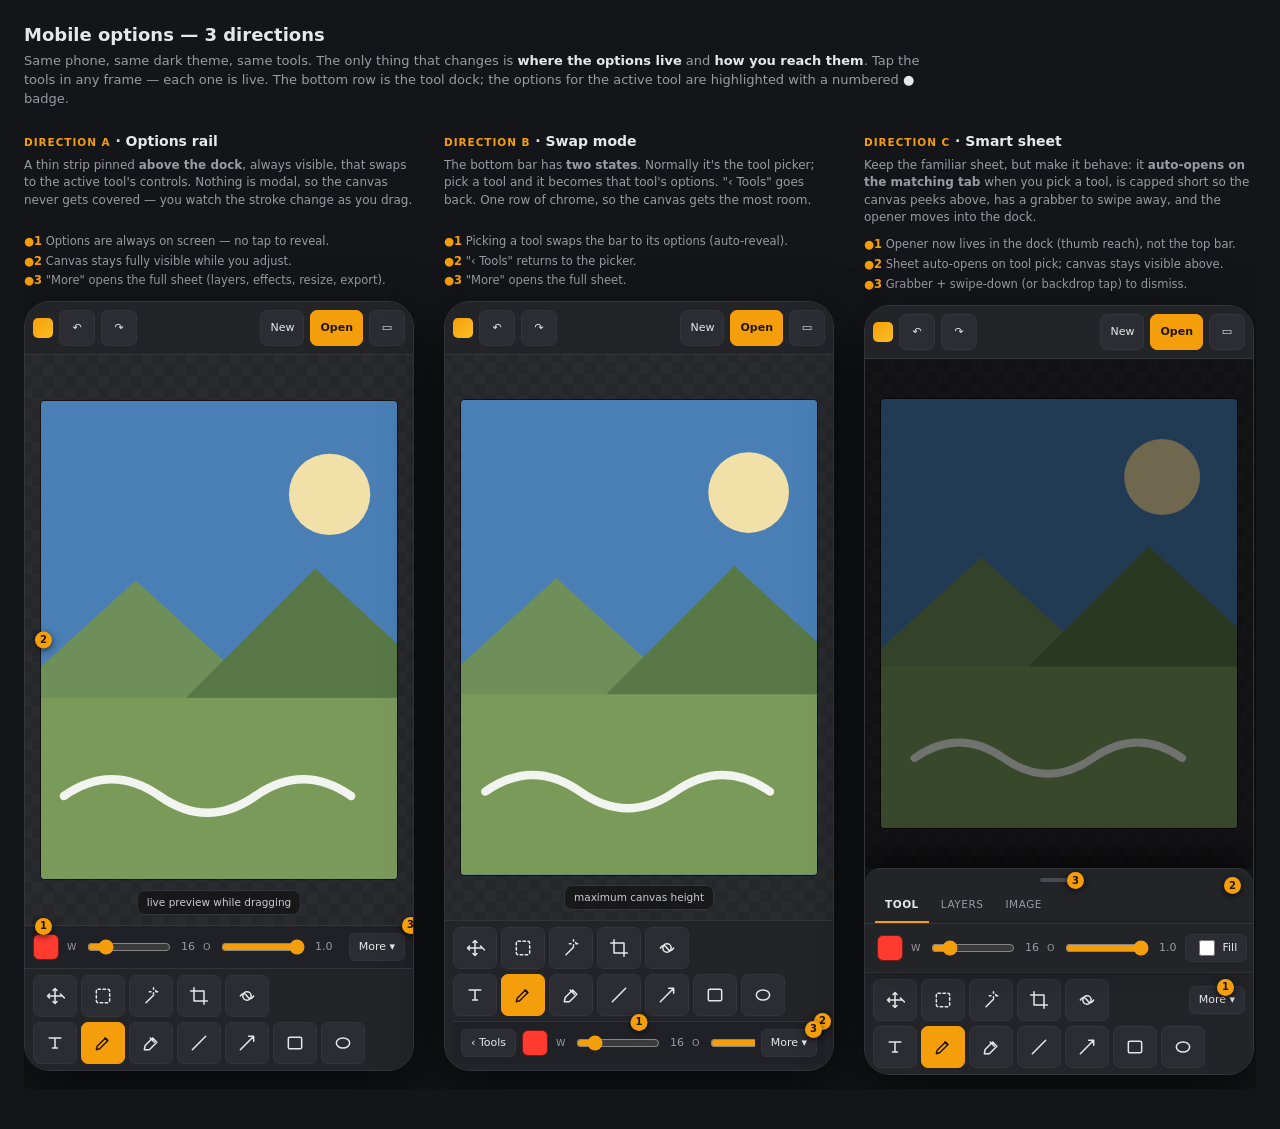
<file: mockups.html>
<!doctype html>
<html lang="en">
<head>
<meta charset="utf-8">
<meta name="viewport" content="width=device-width,initial-scale=1">
<title>Easy Edit — mobile options, 3 directions</title>
<style>
  * { box-sizing:border-box; }
  body { margin:0; background:#141518; color:#e7e7ea; padding:22px 24px 40px;
         font:13px/1.45 system-ui,-apple-system,"Segoe UI",Roboto,sans-serif; }
  h1 { font-size:18px; margin:0 0 4px; }
  .sub { color:#9a9ba1; margin:0 0 22px; max-width:900px; }
  .sub b { color:#e7e7ea; }
  .gallery { display:flex; gap:30px; align-items:flex-start; overflow-x:auto; padding-bottom:14px; }
  .col { flex:none; width:390px; }
  .col h2 { font-size:14px; margin:0; }
  .col .tag { color:#f59e0b; font-size:10.5px; text-transform:uppercase; letter-spacing:.09em; font-weight:700; }
  .col p.desc { color:#9a9ba1; font-size:12px; margin:6px 0 10px; min-height:66px; }
  .legend { margin:0 0 12px; padding:0; list-style:none; color:#9a9ba1; font-size:11.5px; display:flex; flex-direction:column; gap:3px; }
  .legend b { color:#f59e0b; }

  /* ---- phone frame ---- */
  .phone { width:390px; height:770px; background:#1b1c1f; border:1px solid #34353a; border-radius:26px;
           overflow:hidden; display:flex; flex-direction:column; position:relative; box-shadow:0 22px 55px #0009; }
  .topbar { flex:none; display:flex; align-items:center; gap:6px; padding:8px; background:#232428; border-bottom:1px solid #34353a; }
  .brand { display:flex; align-items:center; gap:6px; font-weight:700; font-size:12px; }
  .logo { width:20px; height:20px; border-radius:5px; background:linear-gradient(135deg,#f59e0b,#fbbf24); }
  .sp { flex:1; }
  .tbtn { height:36px; min-width:36px; padding:0 9px; border:1px solid #34353a; background:#2c2d32; color:#e7e7ea;
          border-radius:7px; display:inline-flex; align-items:center; justify-content:center; font:inherit; font-size:11px; cursor:pointer; }
  .tbtn.primary { background:#f59e0b; border-color:#f59e0b; color:#221704; font-weight:600; }
  .tbtn svg { width:17px; height:17px; }

  /* ---- canvas ---- */
  .canvas { flex:1; position:relative; background:repeating-conic-gradient(#2a2b2f 0% 25%,#26272b 0% 50%) 50%/22px 22px; overflow:hidden; }
  .photo { position:absolute; inset:8% 4%; border-radius:4px; box-shadow:0 0 0 1px #0008; overflow:hidden; background:#3b6ea5; }
  .photo svg { display:block; width:100%; height:100%; }
  .canvas-hint { position:absolute; left:50%; bottom:10px; transform:translateX(-50%); color:#c9cad0; font-size:10.5px;
                 background:#111a; border:1px solid #34353a; border-radius:8px; padding:4px 9px; white-space:nowrap; }

  /* ---- dock ---- */
  .dock { flex:none; background:#232428; border-top:1px solid #34353a; padding:6px 8px; display:flex; flex-direction:column; gap:5px; }
  .trow { display:flex; gap:4px; align-items:center; }
  .tool { flex:0 0 auto; width:44px; height:42px; border:1px solid #34353a; background:#2c2d32; color:#e7e7ea;
          border-radius:7px; display:inline-flex; align-items:center; justify-content:center; cursor:pointer; }
  .tool svg { width:20px; height:20px; }
  .tool.active { background:#f59e0b; border-color:#f59e0b; color:#221704; }
  .tool:hover, .mini:hover, .tbtn:hover { background:#34353b; }
  .tool.active:hover { background:#fbbf24; }

  /* ---- shared mock controls ---- */
  .sw { width:26px; height:26px; border-radius:6px; border:1px solid #0008; flex:none; }
  .mini { height:28px; padding:0 9px; border:1px solid #34353a; background:#2c2d32; color:#e7e7ea; border-radius:6px;
          font:inherit; font-size:11px; cursor:pointer; white-space:nowrap; flex:none; display:inline-flex; align-items:center; gap:5px; }
  .mini.primary { background:#f59e0b; border-color:#f59e0b; color:#221704; font-weight:600; }
  .mini.danger { background:#ef4444; border-color:#ef4444; color:#fff; }
  .mockrange { accent-color:#f59e0b; width:84px; flex:none; }
  .lbl { color:#9a9ba1; font-size:9.5px; text-transform:uppercase; letter-spacing:.06em; flex:none; }
  .div { width:1px; height:22px; background:#34353a; flex:none; }
  .chk { display:inline-flex; align-items:center; gap:5px; }
  .chk input { accent-color:#f59e0b; width:16px; height:16px; }
  output { color:#9a9ba1; font-size:11px; }

  /* ---- badge ---- */
  .badge { position:absolute; top:-8px; right:10px; width:17px; height:17px; border-radius:50%; background:#f59e0b;
           color:#221704; font-size:10px; font-weight:800; display:flex; align-items:center; justify-content:center;
           box-shadow:0 2px 7px #000a; z-index:9; }
  .badge.mid { top:50%; right:auto; left:10px; transform:translateY(-50%); }
  .badge.bl { left:10px; right:auto; }
  .badge.bc { left:50%; right:auto; transform:translateX(-50%); }

  /* ============ A: options rail ============ */
  .rail { flex:none; position:relative; display:flex; align-items:center; gap:8px; padding:7px 8px;
          background:#202126; border-top:1px solid #34353a; }
  .rail-opts { flex:1; display:flex; align-items:center; gap:8px; overflow-x:auto; scrollbar-width:none; }
  .rail-opts::-webkit-scrollbar { display:none; }
  .rail .more { flex:none; }

  /* ============ B: swap mode ============ */
  .optbar { position:relative; display:flex; align-items:center; gap:6px; padding:7px 8px;
            background:#202126; border-top:1px solid #34353a; }
  .optbar-opts { flex:1; display:flex; align-items:center; gap:8px; overflow-x:auto; scrollbar-width:none; }
  .optbar-opts::-webkit-scrollbar { display:none; }
  .optbar .more { flex:none; }
  .pickerhint { color:#f59e0b; font-size:10.5px; text-align:center; padding:2px 0 1px; }

  /* ============ C: smart sheet ============ */
  .dock .more { position:relative; margin-left:auto; }
  .sheet { flex:none; position:relative; z-index:6; background:#232428;
           border-top:1px solid #34353a; border-radius:16px 16px 0 0; box-shadow:0 -12px 34px #000a;
           padding-bottom:8px; }
  .grab { position:relative; width:38px; height:4px; border-radius:3px; background:#4a4b52; margin:9px auto 5px; }
  .sheet .tabs { display:flex; gap:2px; padding:2px 10px 0; border-bottom:1px solid #34353a; }
  .sheet .tab { padding:8px 10px; font-size:10.5px; text-transform:uppercase; letter-spacing:.05em; color:#9a9ba1;
                border-bottom:2px solid transparent; cursor:pointer; }
  .sheet .tab.on { color:#e7e7ea; font-weight:700; border-bottom-color:#f59e0b; }
  .sheet .body { padding:10px 12px 2px; display:flex; flex-direction:column; gap:9px; max-height:210px; overflow:auto; }
  .sheet .body .optrow { display:flex; align-items:center; gap:8px; }
  .backdrop { position:absolute; inset:0; background:#0008; z-index:5; }
</style>
</head>
<body>
<h1>Mobile options — 3 directions</h1>
<p class="sub">Same phone, same dark theme, same tools. The only thing that changes is <b>where the options live</b> and
<b>how you reach them</b>. Tap the tools in any frame — each one is live. The bottom row is the tool dock; the options
for the active tool are highlighted with a numbered <b>●</b> badge.</p>

<div class="gallery">

  <!-- ============================ A ============================ -->
  <div class="col">
    <h2><span class="tag">Direction A</span> · Options rail</h2>
    <p class="desc">A thin strip pinned <b>above the dock</b>, always visible, that swaps to the active tool's controls.
      Nothing is modal, so the canvas never gets covered — you watch the stroke change as you drag.</p>
    <ul class="legend">
      <li><b>●1</b> Options are always on screen — no tap to reveal.</li>
      <li><b>●2</b> Canvas stays fully visible while you adjust.</li>
      <li><b>●3</b> "More" opens the full sheet (layers, effects, resize, export).</li>
    </ul>
    <div class="phone" data-dir="A" data-tool="pen">
      <div class="topbar">
        <span class="brand"><span class="logo"></span></span>
        <button class="tbtn" title="Undo">↶</button>
        <button class="tbtn" title="Redo">↷</button>
        <span class="sp"></span>
        <button class="tbtn">New</button>
        <button class="tbtn primary">Open</button>
        <button class="tbtn" title="Desktop version">▭</button>
      </div>
      <div class="canvas">
        <div class="photo"></div>
        <div class="badge mid">2</div>
        <div class="canvas-hint">live preview while dragging</div>
      </div>
      <div class="rail">
        <span class="badge bl">1</span>
        <div class="rail-opts"></div>
        <button class="mini more">More ▾<span class="badge" style="right:-6px;top:-9px">3</span></button>
      </div>
      <div class="dock">
        <div class="trow" data-row="top"></div>
        <div class="trow" data-row="ann"></div>
      </div>
    </div>
  </div>

  <!-- ============================ B ============================ -->
  <div class="col">
    <h2><span class="tag">Direction B</span> · Swap mode</h2>
    <p class="desc">The bottom bar has <b>two states</b>. Normally it's the tool picker; pick a tool and it becomes
      that tool's options. "‹ Tools" goes back. One row of chrome, so the canvas gets the most room.</p>
    <ul class="legend">
      <li><b>●1</b> Picking a tool swaps the bar to its options (auto-reveal).</li>
      <li><b>●2</b> "‹ Tools" returns to the picker.</li>
      <li><b>●3</b> "More" opens the full sheet.</li>
    </ul>
    <div class="phone" data-dir="B" data-tool="pen">
      <div class="topbar">
        <span class="brand"><span class="logo"></span></span>
        <button class="tbtn" title="Undo">↶</button>
        <button class="tbtn" title="Redo">↷</button>
        <span class="sp"></span>
        <button class="tbtn">New</button>
        <button class="tbtn primary">Open</button>
        <button class="tbtn" title="Desktop version">▭</button>
      </div>
      <div class="canvas">
        <div class="photo"></div>
        <div class="canvas-hint">maximum canvas height</div>
      </div>
      <div class="dock">
        <div class="pickerhint">tap a tool →</div>
        <div class="trow" data-row="top"></div>
        <div class="trow" data-row="ann"></div>
        <div class="optbar" hidden>
          <span class="badge bc">1</span>
          <button class="mini back">‹ Tools<span class="badge" style="right:-6px;top:-9px">2</span></button>
          <div class="optbar-opts"></div>
          <button class="mini more">More ▾<span class="badge" style="right:-6px;top:-9px">3</span></button>
        </div>
      </div>
    </div>
  </div>

  <!-- ============================ C ============================ -->
  <div class="col">
    <h2><span class="tag">Direction C</span> · Smart sheet</h2>
    <p class="desc">Keep the familiar sheet, but make it behave: it <b>auto-opens on the matching tab</b> when you pick
      a tool, is capped short so the canvas peeks above, has a grabber to swipe away, and the opener moves into the dock.</p>
    <ul class="legend">
      <li><b>●1</b> Opener now lives in the dock (thumb reach), not the top bar.</li>
      <li><b>●2</b> Sheet auto-opens on tool pick; canvas stays visible above.</li>
      <li><b>●3</b> Grabber + swipe-down (or backdrop tap) to dismiss.</li>
    </ul>
    <div class="phone" data-dir="C" data-tool="pen">
      <div class="topbar">
        <span class="brand"><span class="logo"></span></span>
        <button class="tbtn" title="Undo">↶</button>
        <button class="tbtn" title="Redo">↷</button>
        <span class="sp"></span>
        <button class="tbtn">New</button>
        <button class="tbtn primary">Open</button>
        <button class="tbtn" title="Desktop version">▭</button>
      </div>
      <div class="canvas">
        <div class="photo"></div>
        <div class="backdrop"></div>
      </div>
      <div class="sheet">
        <div class="grab"><span class="badge" style="right:-6px;top:-6px">3</span></div>
        <div class="tabs">
          <div class="tab on">Tool</div><div class="tab">Layers</div><div class="tab">Image</div>
        </div>
        <div class="body"></div>
        <span class="badge" style="top:8px;right:12px">2</span>
      </div>
      <div class="dock">
        <div class="trow" data-row="top"></div>
        <div class="trow" data-row="ann"></div>
      </div>
    </div>
  </div>

</div>

<script>
const TOP = ['move','select','wand','crop','blob'];
const ANN = ['text','pen','highlight','line','arrow','rect','ellipse'];
const ICON = {
  move:'<path d="M12 3v18M3 12h18M12 3l-2.4 2.4M12 3l2.4 2.4M12 21l-2.4-2.4M12 21l2.4-2.4M3 12l2.4-2.4M3 12l2.4 2.4M21 12l-2.4-2.4M21 12l2.4 2.4"/>',
  select:'<rect x="4" y="4" width="16" height="16" rx="2" stroke-dasharray="3 3"/>',
  wand:'<path d="M15 4V2M15 10V8M12 7h-2M20 7h-2M6 20l9-9M17.5 5.5l1 1"/>',
  crop:'<path d="M6 2v16h16M2 6h16v16"/>',
  blob:'<circle cx="12" cy="12" r="5"/><path d="M4 12q4-6 8 0t8 0"/>',
  text:'<path d="M5 6h14M12 6v12M9 18h6"/>',
  pen:'<path d="M4 20l4-1 10-10-3-3L5 16z"/><path d="M14 6l3 3"/>',
  highlight:'<path d="M4 20h6l9-9-5-5-9 9z"/><path d="M11 6l5 5"/>',
  line:'<path d="M4 20L20 4"/>',
  arrow:'<path d="M4 20L20 4M20 4h-6M20 4v6"/>',
  rect:'<rect x="4" y="5" width="16" height="14" rx="2"/>',
  ellipse:'<ellipse cx="12" cy="12" rx="8" ry="6"/>',
};
const svg = p => '<svg viewBox="0 0 24 24" fill="none" stroke="currentColor" stroke-width="1.8" stroke-linecap="round" stroke-linejoin="round">'+p+'</svg>';
const PHOTO = '<svg viewBox="0 0 320 400" preserveAspectRatio="xMidYMid slice">'
  + '<rect width="320" height="400" fill="#4a7fb5"/>'
  + '<circle cx="252" cy="78" r="34" fill="#ffe9a8" opacity=".92"/>'
  + '<path d="M-20 250 L90 150 L200 250 Z" fill="#6f8f5a"/>'
  + '<path d="M130 250 L240 140 L360 250 Z" fill="#587947"/>'
  + '<rect y="248" width="320" height="152" fill="#7a9a5a"/>'
  + '<path d="M30 330 q40 -28 80 0 t80 0 t80 0" stroke="#fff" stroke-width="7" fill="none" opacity=".9" stroke-linecap="round"/>'
  + '</svg>';
const sw = c => '<span class="sw" style="background:'+c+'"></span>';

function optsHTML(t){
  switch(t){
    case 'move':   return '<span class="lbl">Layer</span><button class="mini">Front</button><button class="mini">Up</button><button class="mini">Down</button><button class="mini">Back</button><span class="div"></span><button class="mini">↺</button><button class="mini">↻</button><button class="mini danger">Del</button>';
    case 'select': return '<button class="mini">Select all</button><button class="mini">Clear</button><span class="lbl">Whole image</span>';
    case 'wand':   return sw('#ff3b30')+'<span class="lbl">Tol</span><input class="mockrange" type="range" value="22"><output>22</output><label class="mini chk"><input type="checkbox" checked>Transparent</label>';
    case 'crop':   return '<button class="mini primary">Apply</button><button class="mini">Cancel</button><span class="lbl">drag handles</span>';
    case 'blob':   return '<span class="lbl">Size</span><input class="mockrange" type="range" value="160"><span class="lbl">Force</span><input class="mockrange" type="range" value="60"><button class="mini">Deep fry</button>';
    case 'text':   return '<select class="mini"><option>Heavy (Anton)</option></select><span class="lbl">Size</span><input class="mockrange" type="range" value="48"><output>48</output>'+sw('#ff3b30')+'<button class="mini">B</button><button class="mini">I</button><label class="mini chk"><input type="checkbox">BG</label>';
    default:       return sw('#ff3b30')+'<span class="lbl">W</span><input class="mockrange" type="range" value="16"><output>16</output><span class="lbl">O</span><input class="mockrange" type="range" value="100"><output>1.0</output><label class="mini chk"><input type="checkbox">Fill</label>';
  }
}

function buildDock(phone){
  const rows = { top: TOP, ann: ANN };
  phone.querySelectorAll('.trow').forEach(row => {
    (rows[row.dataset.row] || []).forEach(id => {
      const b = document.createElement('button');
      b.className = 'tool'; b.dataset.tool = id; b.title = id;
      b.innerHTML = svg(ICON[id]);
      row.appendChild(b);
    });
  });
  // C: the "More" opener lives in the dock, right side of the top row
  if (phone.dataset.dir === 'C') {
    const top = phone.querySelector('.trow[data-row="top"]');
    const more = document.createElement('button');
    more.className = 'mini more'; more.innerHTML = 'More ▾<span class="badge">1</span>';
    top.appendChild(more);
  }
}

function select(phone, id){
  phone.dataset.tool = id;
  phone.querySelectorAll('.tool').forEach(b => b.classList.toggle('active', b.dataset.tool === id));
  const dir = phone.dataset.dir;
  if (dir === 'A') {
    phone.querySelector('.rail-opts').innerHTML = optsHTML(id);
  } else if (dir === 'B') {
    phone.querySelector('.optbar-opts').innerHTML = optsHTML(id);
    phone.querySelector('.optbar').hidden = false;
    phone.querySelectorAll('.trow').forEach(r => r.hidden = true);
    phone.querySelector('.pickerhint').hidden = true;
  } else {
    phone.querySelector('.sheet .body').innerHTML = '<div class="optrow">'+optsHTML(id)+'</div>';
  }
}

document.querySelectorAll('.phone').forEach(phone => {
  buildDock(phone);
  phone.querySelector('.photo').innerHTML = PHOTO;
  phone.querySelectorAll('.tool').forEach(b => b.addEventListener('click', () => select(phone, b.dataset.tool)));
  const back = phone.querySelector('.back');
  if (back) back.addEventListener('click', () => {
    phone.querySelector('.optbar').hidden = true;
    phone.querySelectorAll('.trow').forEach(r => r.hidden = false);
    phone.querySelector('.pickerhint').hidden = false;
    phone.querySelectorAll('.tool').forEach(b => b.classList.remove('active'));
  });
  select(phone, phone.dataset.tool);
});
</script>
</body>
</html>
</file>
